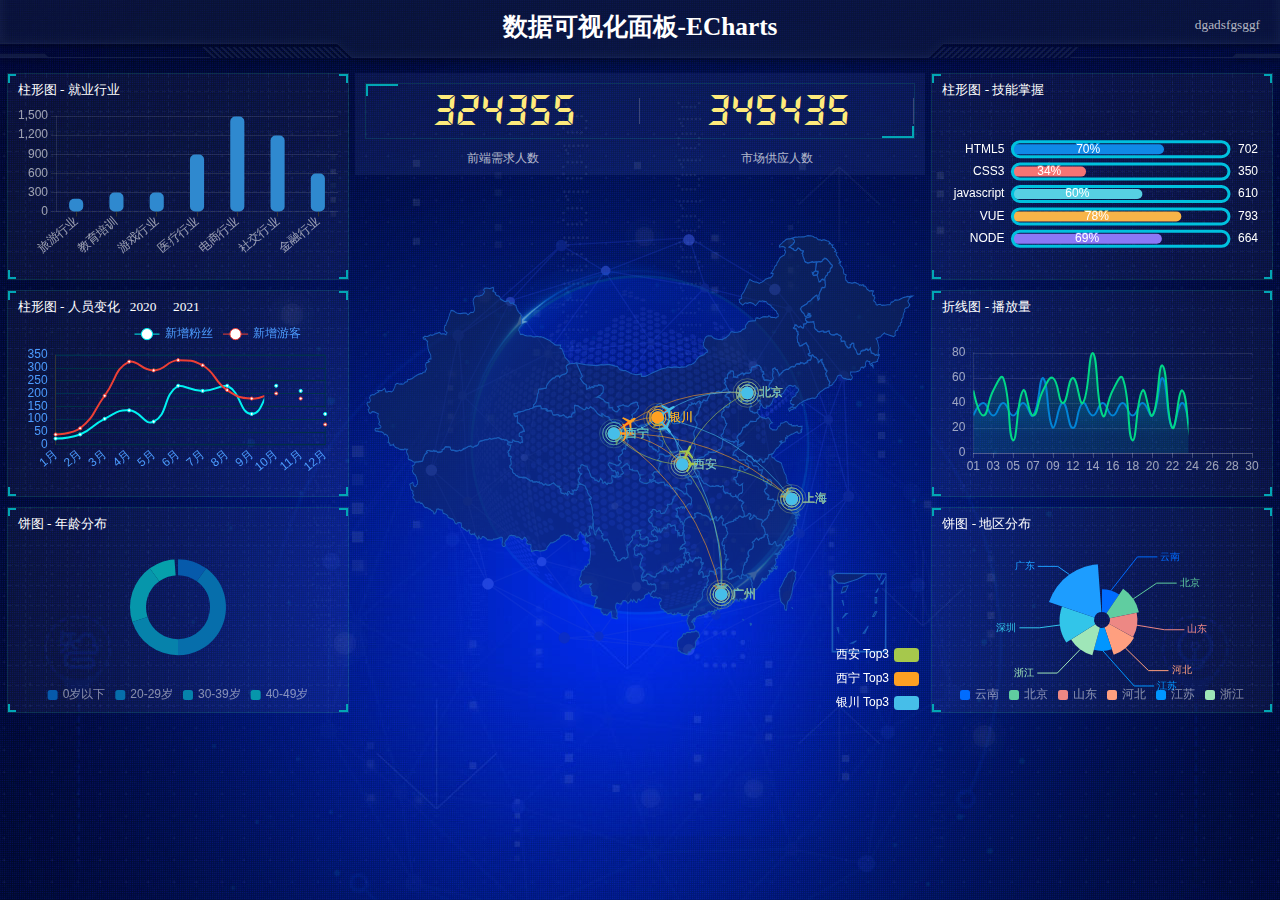
<file: index.html>
<!DOCTYPE html>
<html lang="en">
<head>
  <meta charset="UTF-8">
  <meta name="viewport" content="width=device-width, initial-scale=1.0">
  <title>数据可视化面板</title>
  <link rel="stylesheet" href="./css/index.css">
</head>
<body>
  <header>
    <h1>数据可视化面板-ECharts</h1>
    <div class="showTime">dgadsfgsggf</div>
  </header>
  <section class="mainbox">
    <div class="column">
      <div class="panel bar">
        <h2>柱形图 - 就业行业</h2>
        <div class="chart"></div>
        <div class="panel-footer"></div>
      </div>
      <div class="panel line">
        <h2>
          柱形图 - 人员变化
          <a href="javscript:;">2020</a>
          <a href="javscript:;">2021</a>
        </h2>
        <div class="chart"></div>
        <div class="panel-footer"></div>
      </div>
      <div class="panel pie">
        <h2>饼图 - 年龄分布</h2>
        <div class="chart">图表</div>
        <div class="panel-footer"></div>
      </div>
    </div>
    <div class="column">
      <div class="no">
        <div class="no-hd">
          <ul>
            <li>324355</li>
            <li>345435</li>
          </ul>
        </div>
        <div class="no-bd">
          <ul>
            <li>前端需求人数</li>
            <li>市场供应人数</li>
          </ul>
        </div>
      </div>
      <div class="map">
        <div class="map1"></div>
        <div class="map2"></div>
        <div class="map3"></div>
        <div class="chart"></div>
      </div>
      
    </div>
    <div class="column">
      <div class="panel bar2">
        <h2>柱形图 - 技能掌握</h2>
        <div class="chart"></div>
        <div class="panel-footer"></div>
      </div>
      <div class="panel line2">
        <h2>折线图 - 播放量</h2>
        <div class="chart"></div>
        <div class="panel-footer"></div>
      </div>
      <div class="panel pie2">
        <h2>饼图 - 地区分布</h2>
        <div class="chart">图表</div>
        <div class="panel-footer"></div>
      </div>
    </div>
  </section>
</body>
</html>
<script src="./js/flexible.js"></script>
<script src="./js/echarts.min.js"></script>
<script src="./js/china.js"></script>
<script src="js/index.js"></script>
<script>
  let t = null
  t = setTimeout(time, 1000)
  function time() {
    clearTimeout(t)
    dt = new Date()
    let y = dt.getFullYear();
    let mt = dt.getMonth() + 1;
    let day = dt.getDate()
    let h = dt.getHours()
    let m = dt.getMinutes()
    let s = dt.getSeconds()
    document.querySelector('.showTime').innerHTML = '当前时间'+ y + '年' + mt + '月' + day + '日' + '-' + h + '时' + m + '分' + s +'秒'
    t = setTimeout(time, 1000)
  }
</script>
</file>
<file: css/index.css>
* {
  margin: 0;
  padding: 0;
  box-sizing: border-box;
}
@font-face {
  font-family: electronicFont;
  src: url(../font/DS-DIGIT.TTF);
}
body {
  background: url(../images/bg.jpg) no-repeat top center;
  line-height: 1.15;
}
li {
  list-style: none;
}
header {
  position: relative;
  height: 1.25rem;
  background: url(../images/head_bg.png) no-repeat;
  background-size: 100% 100%;
}
header h1 {
  color: #fff;
  text-align: center;
  line-height: 1rem;
  font-size: 0.475rem;
}
header .showTime {
  position: absolute;
  right: 0.375rem;
  top: 0;
  line-height: 0.9375rem;
  font-size: 0.25rem;
  color: rgba(255, 255, 255, 0.7);
}
.mainbox {
  min-width: 1024px;
  max-width: 1920px;
  margin: 0 auto;
  padding: 0.125rem 0.125rem;
  display: flex;
}
.mainbox .column {
  flex: 3;
}
.mainbox .column:nth-child(2) {
  flex: 5;
  margin: 0 0.125rem 0.1875rem;
}
.panel {
  position: relative;
  height: 3.875rem;
  border: 1px solid rgba(25, 186, 139, 0.17);
  background: url('../images/line\(1\).png') rgba(255, 255, 255, 0.04);
  padding: 0 0.1875rem 0 0.1875rem;
  margin-bottom: 0.1875rem;
}
.panel::before {
  position: absolute;
  top: 0;
  left: 0;
  content: '';
  width: 0.125rem;
  height: 0.125rem;
  border-left: 2px solid #02a6b5;
  border-top: 2px solid #02a6b5;
}
.panel::after {
  position: absolute;
  top: 0;
  right: 0;
  content: '';
  width: 0.125rem;
  height: 0.125rem;
  border-right: 2px solid #02a6b5;
  border-top: 2px solid #02a6b5;
}
.panel h2 {
  height: 0.6rem;
  color: #fff;
  line-height: 0.6rem;
  font-size: 0.25rem;
  font-weight: 400;
}
.panel h2 a {
  color: #fff;
  text-decoration: none;
  margin: 0 0.125rem;
}
.panel .chart {
  height: 3rem;
}
.panel-footer {
  position: absolute;
  left: 0;
  bottom: 0;
  width: 100%;
  height: 0.125rem;
}
.panel-footer::before {
  position: absolute;
  left: 0;
  bottom: 0;
  content: '';
  width: 0.125rem;
  height: 0.125rem;
  border-left: 2px solid #02a6b5;
  border-bottom: 2px solid #02a6b5;
}
.panel-footer::after {
  position: absolute;
  right: 0;
  bottom: 0;
  content: '';
  width: 0.125rem;
  height: 0.125rem;
  border-right: 2px solid #02a6b5;
  border-bottom: 2px solid #02a6b5;
}
.no {
  background: rgba(101, 132, 226, 0.1);
  padding: 0.1875rem;
}
.no .no-hd {
  position: relative;
  border: 1px solid rgba(25, 186, 139, 0.17);
}
.no .no-hd ul {
  display: flex;
}
.no .no-hd ul li {
  flex: 1;
  line-height: 1rem;
  font-size: 0.875rem;
  color: #ffeb7b;
  text-align: center;
  font-family: 'electronicFont';
  position: relative;
}
.no .no-hd ul li::after {
  content: '';
  position: absolute;
  top: 25%;
  right: 0;
  height: 50%;
  width: 1px;
  background: rgba(255, 255, 255, 0.2);
}
.no .no-hd::before {
  content: '';
  position: absolute;
  top: 0;
  left: 0;
  width: 30px  ;
  height: 10px;
  border-left: 2px solid #02a6b5;
  border-top: 2px solid #02a6b5;
}
.no .no-hd::after {
  content: '';
  position: absolute;
  bottom: 0;
  right: 0;
  width: 30px  ;
  height: 10px;
  border-right: 2px solid #02a6b5;
  border-bottom: 2px solid #02a6b5;
}
.no .no-bd ul {
  display: flex;
}
.no .no-bd ul li {
  flex: 1;
  text-align: center;
  height: 0.5rem;
  line-height: 0.5rem;
  color: rgba(255, 255, 255, 0.7);
  font-size: 0.225rem;
  padding-top: 0.125rem;
}
.map {
  height: 10.125rem;
  position: relative;
}
.map .map1 {
  position: absolute;
  width: 6.375rem;
  height: 6.375rem;
  top: 50%;
  left: 50%;
  transform: translate(-50%, -50%);
  background: url(../images/map.png);
  background-size: 100% 100%;
  opacity: 0.3;
}
.map .map2 {
  position: absolute;
  width: 8.0375rem;
  height: 8.0375rem;
  top: 50%;
  left: 50%;
  transform: translate(-50%, -50%);
  background: url('../images/lbx.png');
  background-size: 100% 100%;
  animation: rotate1 15s linear infinite;
  opacity: 0.6;
}
.map .map3 {
  position: absolute;
  width: 7.075rem;
  height: 7.075rem;
  top: 50%;
  left: 50%;
  transform: translate(-50%, -50%);
  background: url('../images/jt.png');
  background-size: 100% 100%;
  animation: rotate2 8s linear infinite;
  opacity: 0.6;
}
.map .chart {
  position: absolue;
  top: 0;
  left: 0;
  width: 100%;
  height: 10.125rem;
}
@keyframes rotate1 {
  from {
    transform: translate(-50%, -50%) rotate(0deg);
  }
  to {
    transform: translate(-50%, -50%) rotate(360deg);
  }
}
@keyframes rotate2 {
  from {
    transform: translate(-50%, -50%) rotate(0deg);
  }
  to {
    transform: translate(-50%, -50%) rotate(-360deg);
  }
}
</file>
